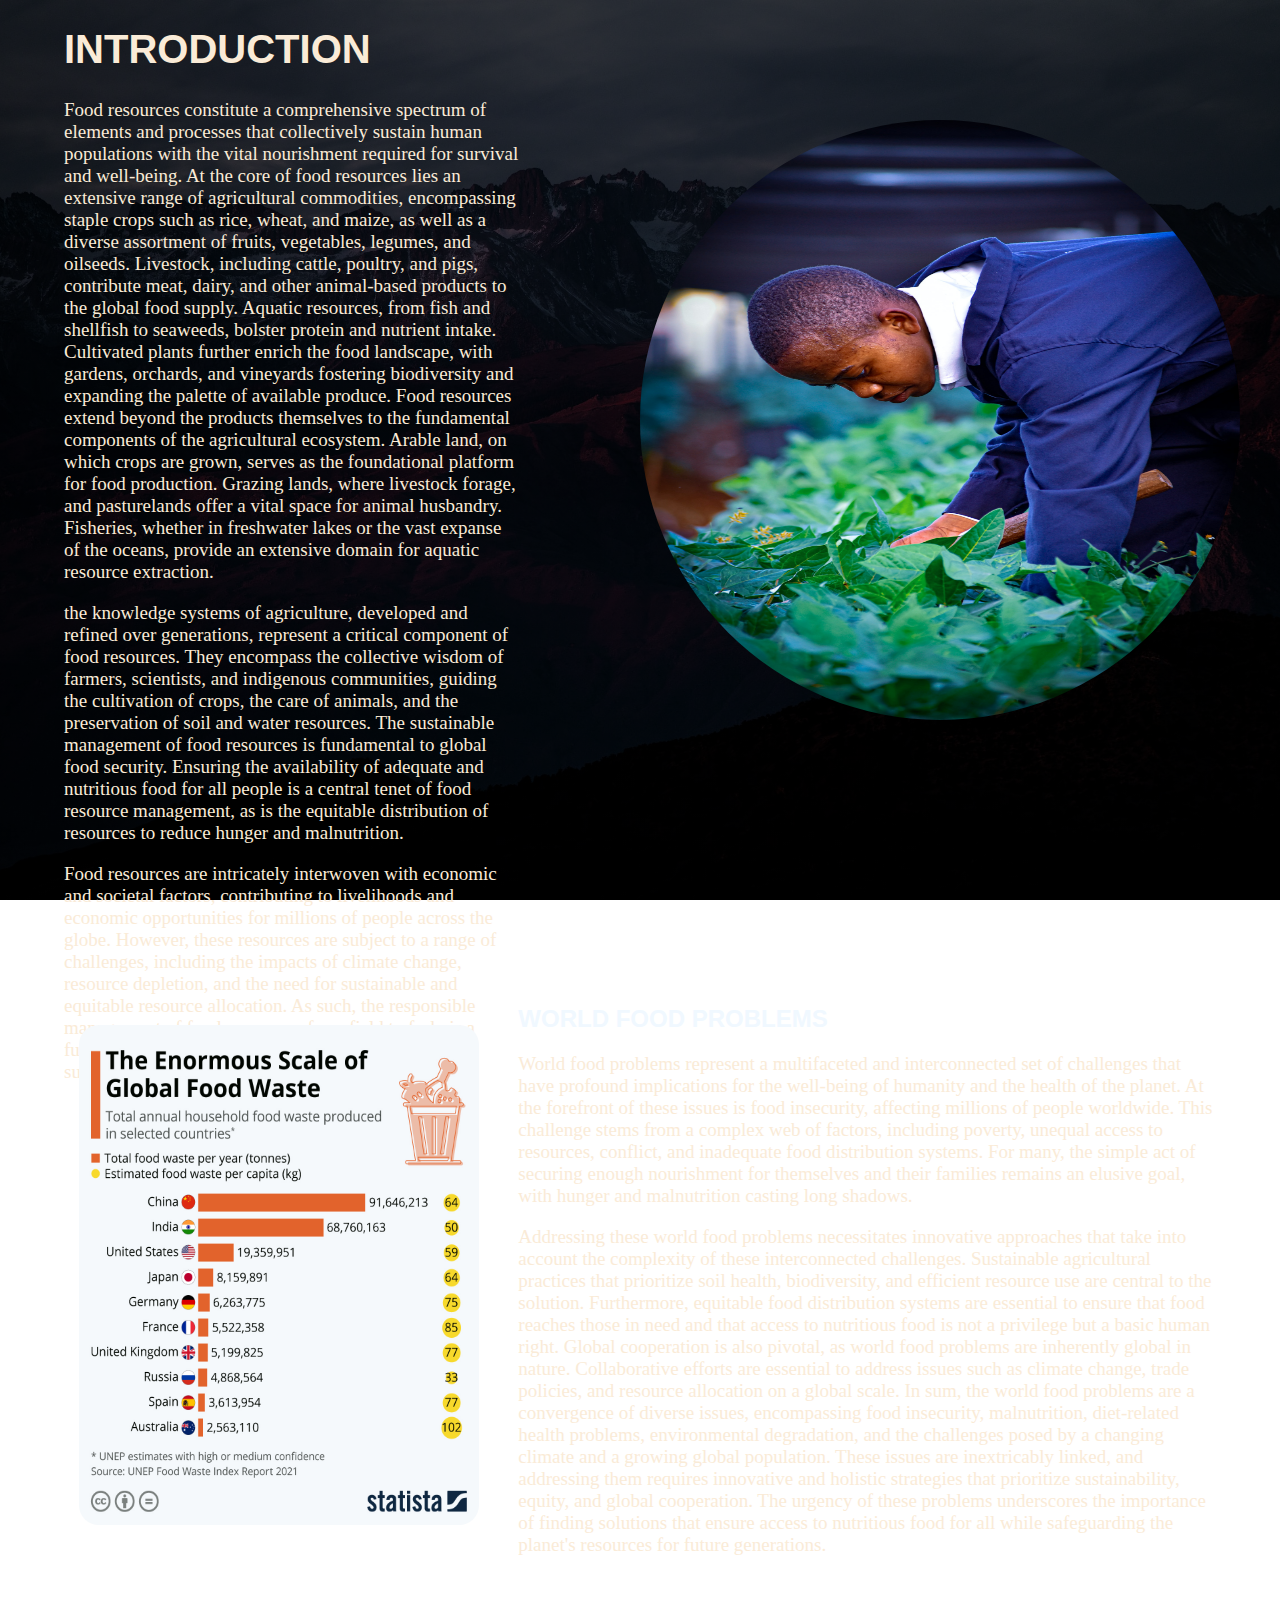
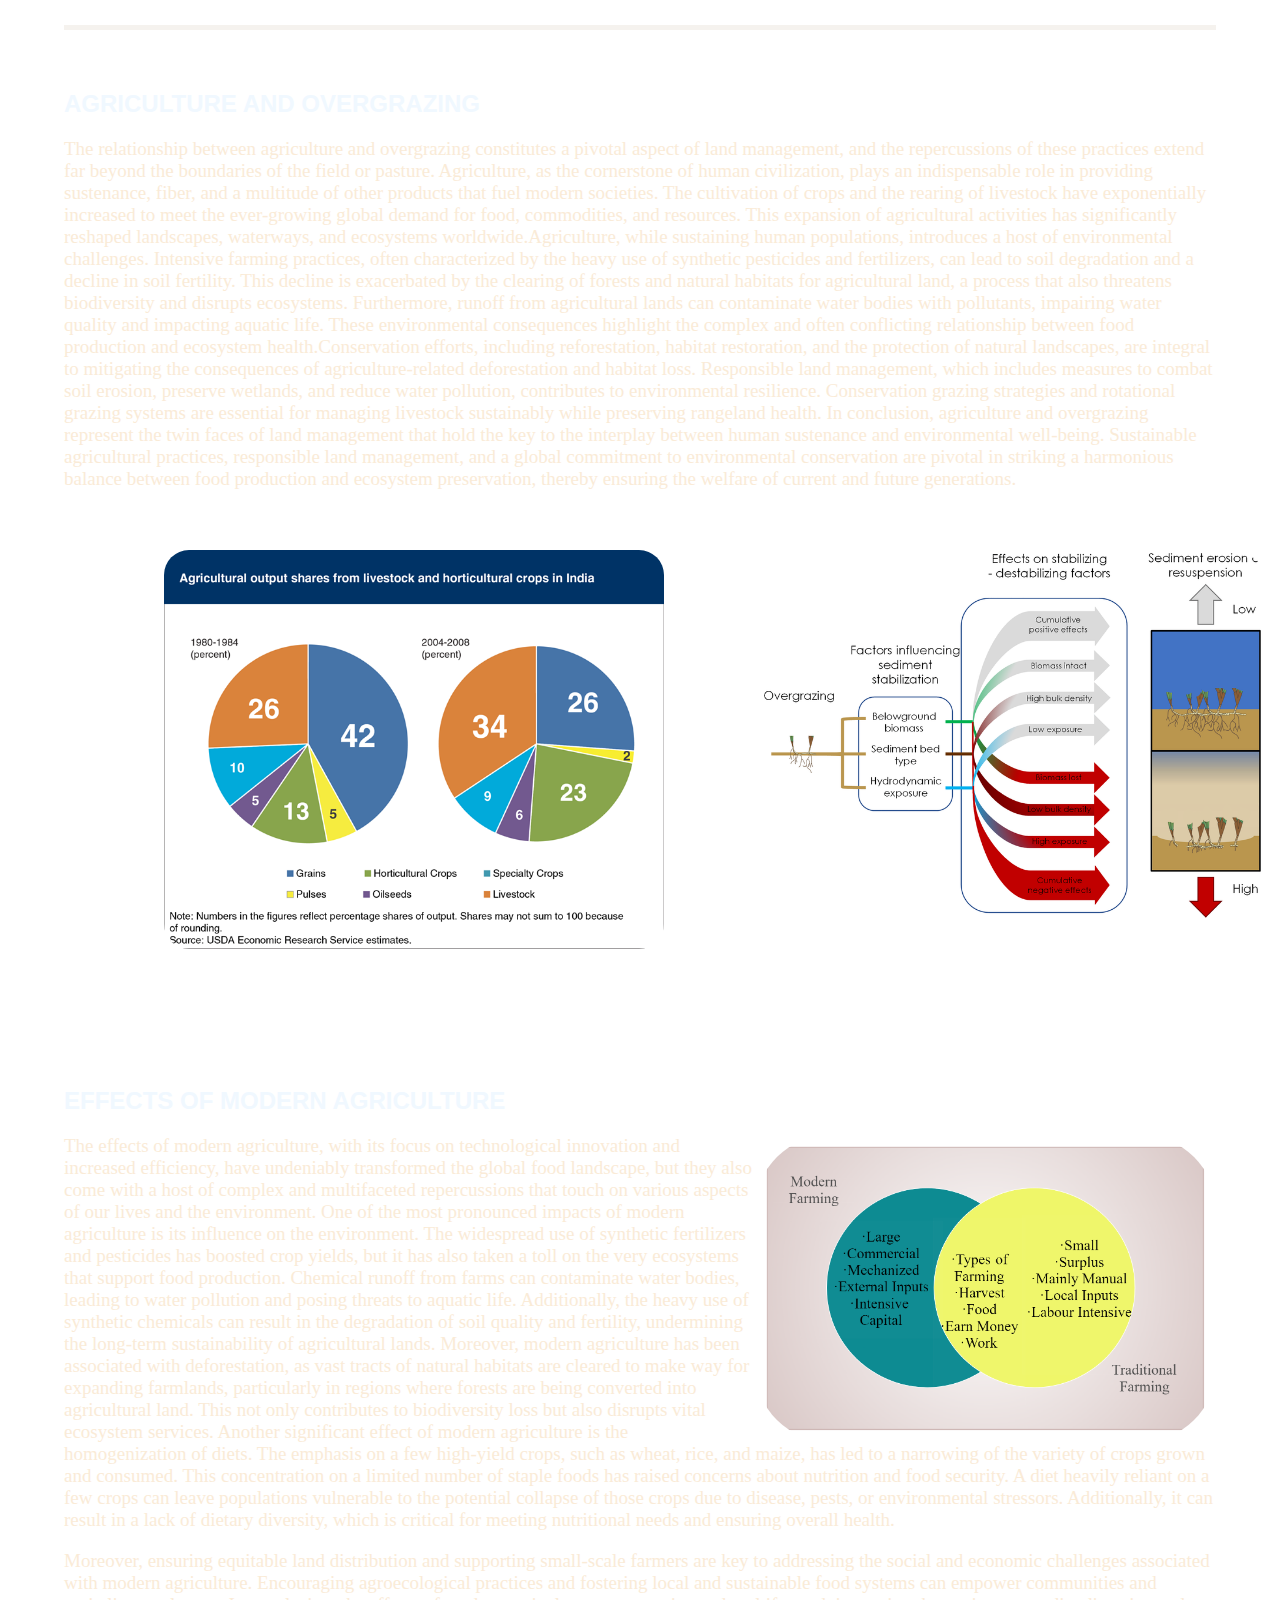
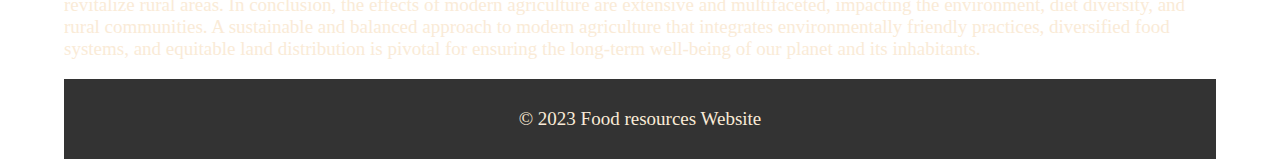
<file: project1/index.html>
<!DOCTYPE html>
<html lang="en">
  <head>
    <meta charset="UTF-8" />
    <meta name="viewport" content="width=device-width, initial-scale=1.0" />
    <title>Document</title>
  </head>
  <link rel="stylesheet" href="style.css" />
  <body>
    <div class="main">
      <div class="intro">
        <h1 id="introduction">INTRODUCTION</h1>
        <p>
          Food resources constitute a comprehensive spectrum of elements and
          processes that collectively sustain human populations with the vital
          nourishment required for survival and well-being. At the core of food
          resources lies an extensive range of agricultural commodities,
          encompassing staple crops such as rice, wheat, and maize, as well as a
          diverse assortment of fruits, vegetables, legumes, and oilseeds.
          Livestock, including cattle, poultry, and pigs, contribute meat,
          dairy, and other animal-based products to the global food supply.
          Aquatic resources, from fish and shellfish to seaweeds, bolster
          protein and nutrient intake. Cultivated plants further enrich the food
          landscape, with gardens, orchards, and vineyards fostering
          biodiversity and expanding the palette of available produce. Food
          resources extend beyond the products themselves to the fundamental
          components of the agricultural ecosystem. Arable land, on which crops
          are grown, serves as the foundational platform for food production.
          Grazing lands, where livestock forage, and pasturelands offer a vital
          space for animal husbandry. Fisheries, whether in freshwater lakes or
          the vast expanse of the oceans, provide an extensive domain for
          aquatic resource extraction.
        </p>
        <p>
          the knowledge systems of agriculture, developed and refined over
          generations, represent a critical component of food resources. They
          encompass the collective wisdom of farmers, scientists, and indigenous
          communities, guiding the cultivation of crops, the care of animals,
          and the preservation of soil and water resources. The sustainable
          management of food resources is fundamental to global food security.
          Ensuring the availability of adequate and nutritious food for all
          people is a central tenet of food resource management, as is the
          equitable distribution of resources to reduce hunger and malnutrition.
        </p>
        <p>
          Food resources are intricately interwoven with economic and societal
          factors, contributing to livelihoods and economic opportunities for
          millions of people across the globe. However, these resources are
          subject to a range of challenges, including the impacts of climate
          change, resource depletion, and the need for sustainable and equitable
          resource allocation. As such, the responsible management of food
          resources, from field to fork, is a fundamental consideration in the
          quest for a more sustainable, secure, and equitable global food
          system.
        </p>
      </div>
      <div class="img1">
        <img
          src="stoochi-lam-Fbg53LVOuWs-unsplash.jpg"
          alt=""
          style="height: 600px; width: 600px; border-radius: 300px"
        />
      </div>
    </div>
    <div class="main2">
      <div class="img2">
        <img
          src="24350.jpeg"
          alt=""
          style="width: 400px; border-radius: 20px; height: 500px"
        />
      </div>
      <div class="prob">
        <h2 id="head-worldfoodproblem">WORLD FOOD PROBLEMS</h2>
        <p>
          World food problems represent a multifaceted and interconnected set of
          challenges that have profound implications for the well-being of
          humanity and the health of the planet. At the forefront of these
          issues is food insecurity, affecting millions of people worldwide.
          This challenge stems from a complex web of factors, including poverty,
          unequal access to resources, conflict, and inadequate food
          distribution systems. For many, the simple act of securing enough
          nourishment for themselves and their families remains an elusive goal,
          with hunger and malnutrition casting long shadows.
        </p>
        <p>
          Addressing these world food problems necessitates innovative
          approaches that take into account the complexity of these
          interconnected challenges. Sustainable agricultural practices that
          prioritize soil health, biodiversity, and efficient resource use are
          central to the solution. Furthermore, equitable food distribution
          systems are essential to ensure that food reaches those in need and
          that access to nutritious food is not a privilege but a basic human
          right. Global cooperation is also pivotal, as world food problems are
          inherently global in nature. Collaborative efforts are essential to
          address issues such as climate change, trade policies, and resource
          allocation on a global scale. In sum, the world food problems are a
          convergence of diverse issues, encompassing food insecurity,
          malnutrition, diet-related health problems, environmental degradation,
          and the challenges posed by a changing climate and a growing global
          population. These issues are inextricably linked, and addressing them
          requires innovative and holistic strategies that prioritize
          sustainability, equity, and global cooperation. The urgency of these
          problems underscores the importance of finding solutions that ensure
          access to nutritious food for all while safeguarding the planet's
          resources for future generations.
        </p>
      </div>
    </div>
    <div class="main3">
      <div class="agro">
        <h2 id="overgrazing">AGRICULTURE AND OVERGRAZING</h2>
        <p>
          The relationship between agriculture and overgrazing constitutes a
          pivotal aspect of land management, and the repercussions of these
          practices extend far beyond the boundaries of the field or pasture.
          Agriculture, as the cornerstone of human civilization, plays an
          indispensable role in providing sustenance, fiber, and a multitude of
          other products that fuel modern societies. The cultivation of crops
          and the rearing of livestock have exponentially increased to meet the
          ever-growing global demand for food, commodities, and resources. This
          expansion of agricultural activities has significantly reshaped
          landscapes, waterways, and ecosystems worldwide.Agriculture, while
          sustaining human populations, introduces a host of environmental
          challenges. Intensive farming practices, often characterized by the
          heavy use of synthetic pesticides and fertilizers, can lead to soil
          degradation and a decline in soil fertility. This decline is
          exacerbated by the clearing of forests and natural habitats for
          agricultural land, a process that also threatens biodiversity and
          disrupts ecosystems. Furthermore, runoff from agricultural lands can
          contaminate water bodies with pollutants, impairing water quality and
          impacting aquatic life. These environmental consequences highlight the
          complex and often conflicting relationship between food production and
          ecosystem health.Conservation efforts, including reforestation,
          habitat restoration, and the protection of natural landscapes, are
          integral to mitigating the consequences of agriculture-related
          deforestation and habitat loss. Responsible land management, which
          includes measures to combat soil erosion, preserve wetlands, and
          reduce water pollution, contributes to environmental resilience.
          Conservation grazing strategies and rotational grazing systems are
          essential for managing livestock sustainably while preserving
          rangeland health. In conclusion, agriculture and overgrazing represent
          the twin faces of land management that hold the key to the interplay
          between human sustenance and environmental well-being. Sustainable
          agricultural practices, responsible land management, and a global
          commitment to environmental conservation are pivotal in striking a
          harmonious balance between food production and ecosystem preservation,
          thereby ensuring the welfare of current and future generations.
        </p>
      </div>
      <div class="img3">
        <img
          src="wed-india-ag-productivity-mted_768px.png"
          alt=""
          style="width: 500px; border-radius: 25px"
        />
      </div>
      <div class="img4">
        <img
          src="Conceptual-diagram-showing-the-impact-of-overgrazing-on-sediment-erosion-and-resuspension.png"
          alt=""
          style="width: 500px; border-radius: 25px"
        />
      </div>
    </div>
    <div class="main4">
      <div class="modern">
        <h2 id="head-modern">EFFECTS OF MODERN AGRICULTURE</h2>
        <p>
          <img
            src="mvst.png"
            alt=""
            style="width: 40%; border-radius: 75px; float: right"
          />
          The effects of modern agriculture, with its focus on technological
          innovation and increased efficiency, have undeniably transformed the
          global food landscape, but they also come with a host of complex and
          multifaceted repercussions that touch on various aspects of our lives
          and the environment. One of the most pronounced impacts of modern
          agriculture is its influence on the environment. The widespread use of
          synthetic fertilizers and pesticides has boosted crop yields, but it
          has also taken a toll on the very ecosystems that support food
          production. Chemical runoff from farms can contaminate water bodies,
          leading to water pollution and posing threats to aquatic life.
          Additionally, the heavy use of synthetic chemicals can result in the
          degradation of soil quality and fertility, undermining the long-term
          sustainability of agricultural lands. Moreover, modern agriculture has
          been associated with deforestation, as vast tracts of natural habitats
          are cleared to make way for expanding farmlands, particularly in
          regions where forests are being converted into agricultural land. This
          not only contributes to biodiversity loss but also disrupts vital
          ecosystem services. Another significant effect of modern agriculture
          is the homogenization of diets. The emphasis on a few high-yield
          crops, such as wheat, rice, and maize, has led to a narrowing of the
          variety of crops grown and consumed. This concentration on a limited
          number of staple foods has raised concerns about nutrition and food
          security. A diet heavily reliant on a few crops can leave populations
          vulnerable to the potential collapse of those crops due to disease,
          pests, or environmental stressors. Additionally, it can result in a
          lack of dietary diversity, which is critical for meeting nutritional
          needs and ensuring overall health.
        </p>
        <p>
          Moreover, ensuring equitable land distribution and supporting
          small-scale farmers are key to addressing the social and economic
          challenges associated with modern agriculture. Encouraging
          agroecological practices and fostering local and sustainable food
          systems can empower communities and revitalize rural areas. In
          conclusion, the effects of modern agriculture are extensive and
          multifaceted, impacting the environment, diet diversity, and rural
          communities. A sustainable and balanced approach to modern agriculture
          that integrates environmentally friendly practices, diversified food
          systems, and equitable land distribution is pivotal for ensuring the
          long-term well-being of our planet and its inhabitants.
        </p>
      </div>
    </div>
    <footer>
      <p>&copy; 2023 Food resources Website</p>
    </footer>
  </body>
</html>
</file>
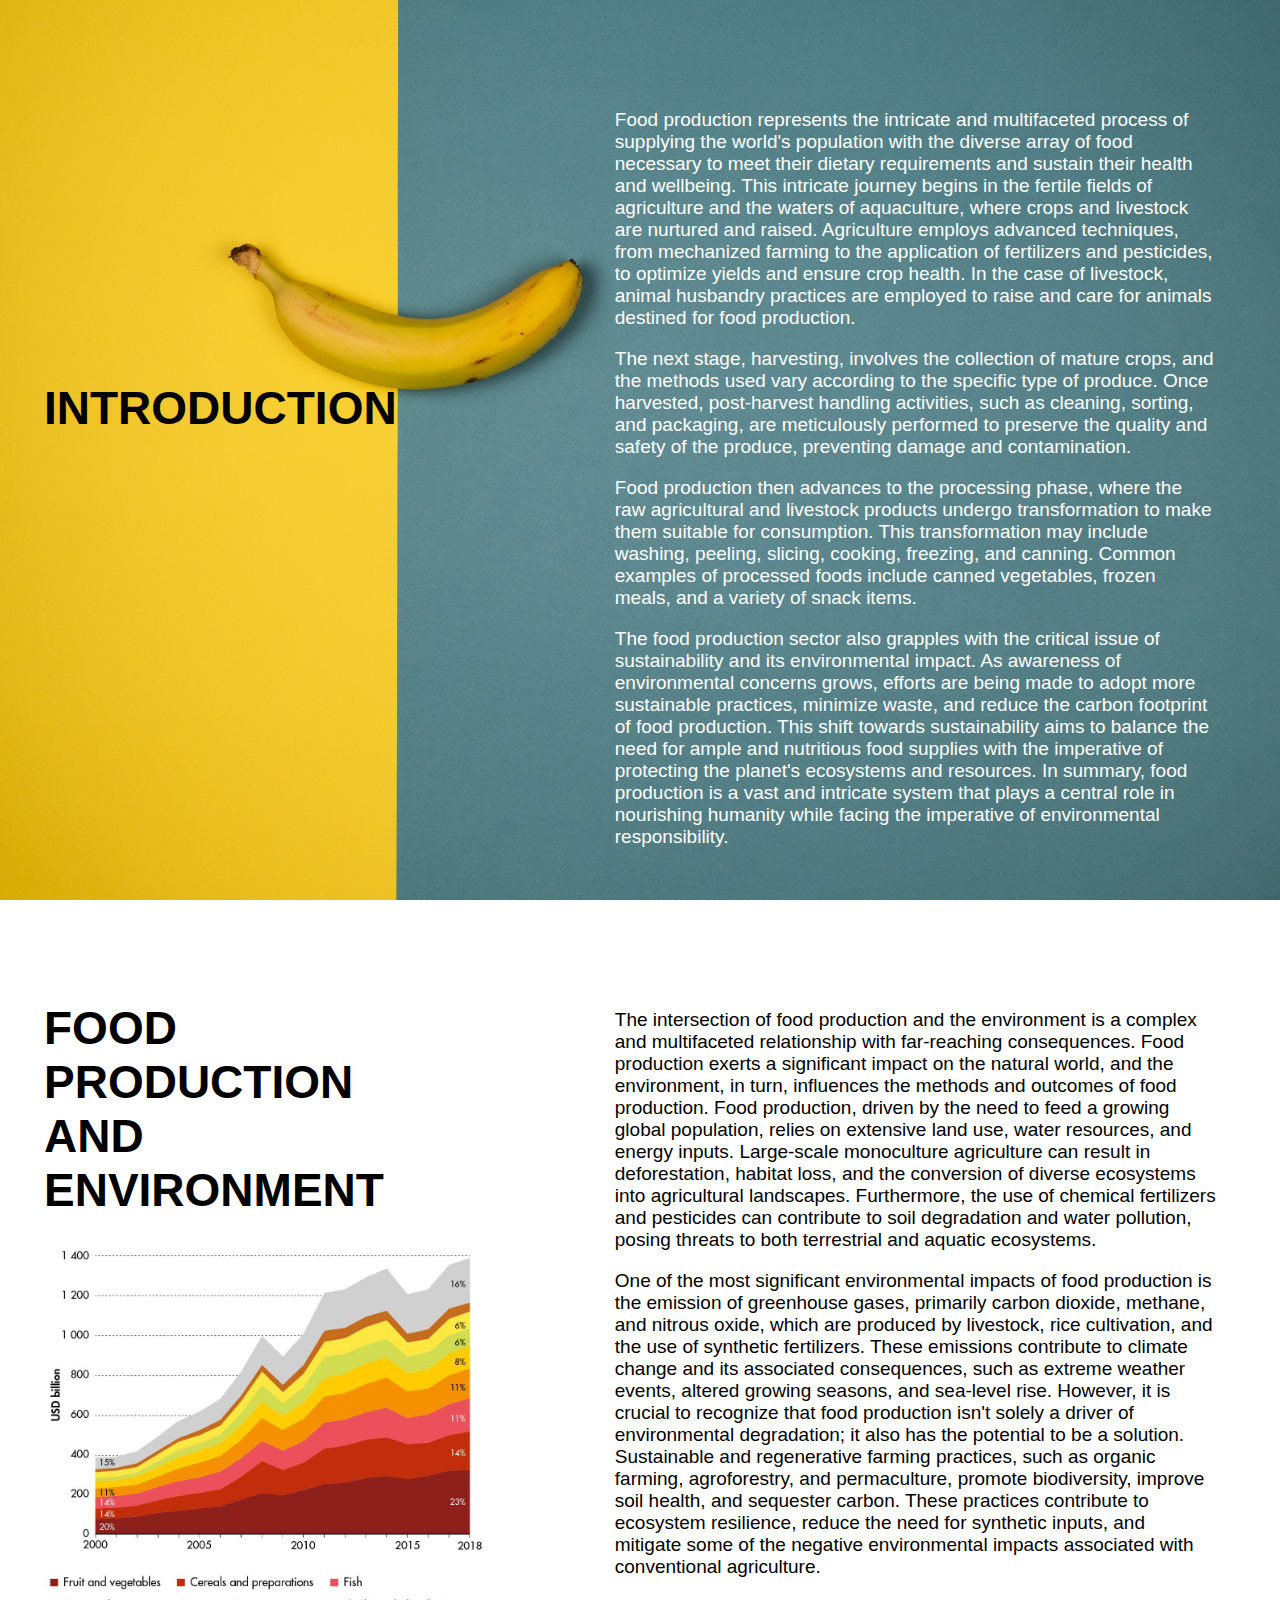
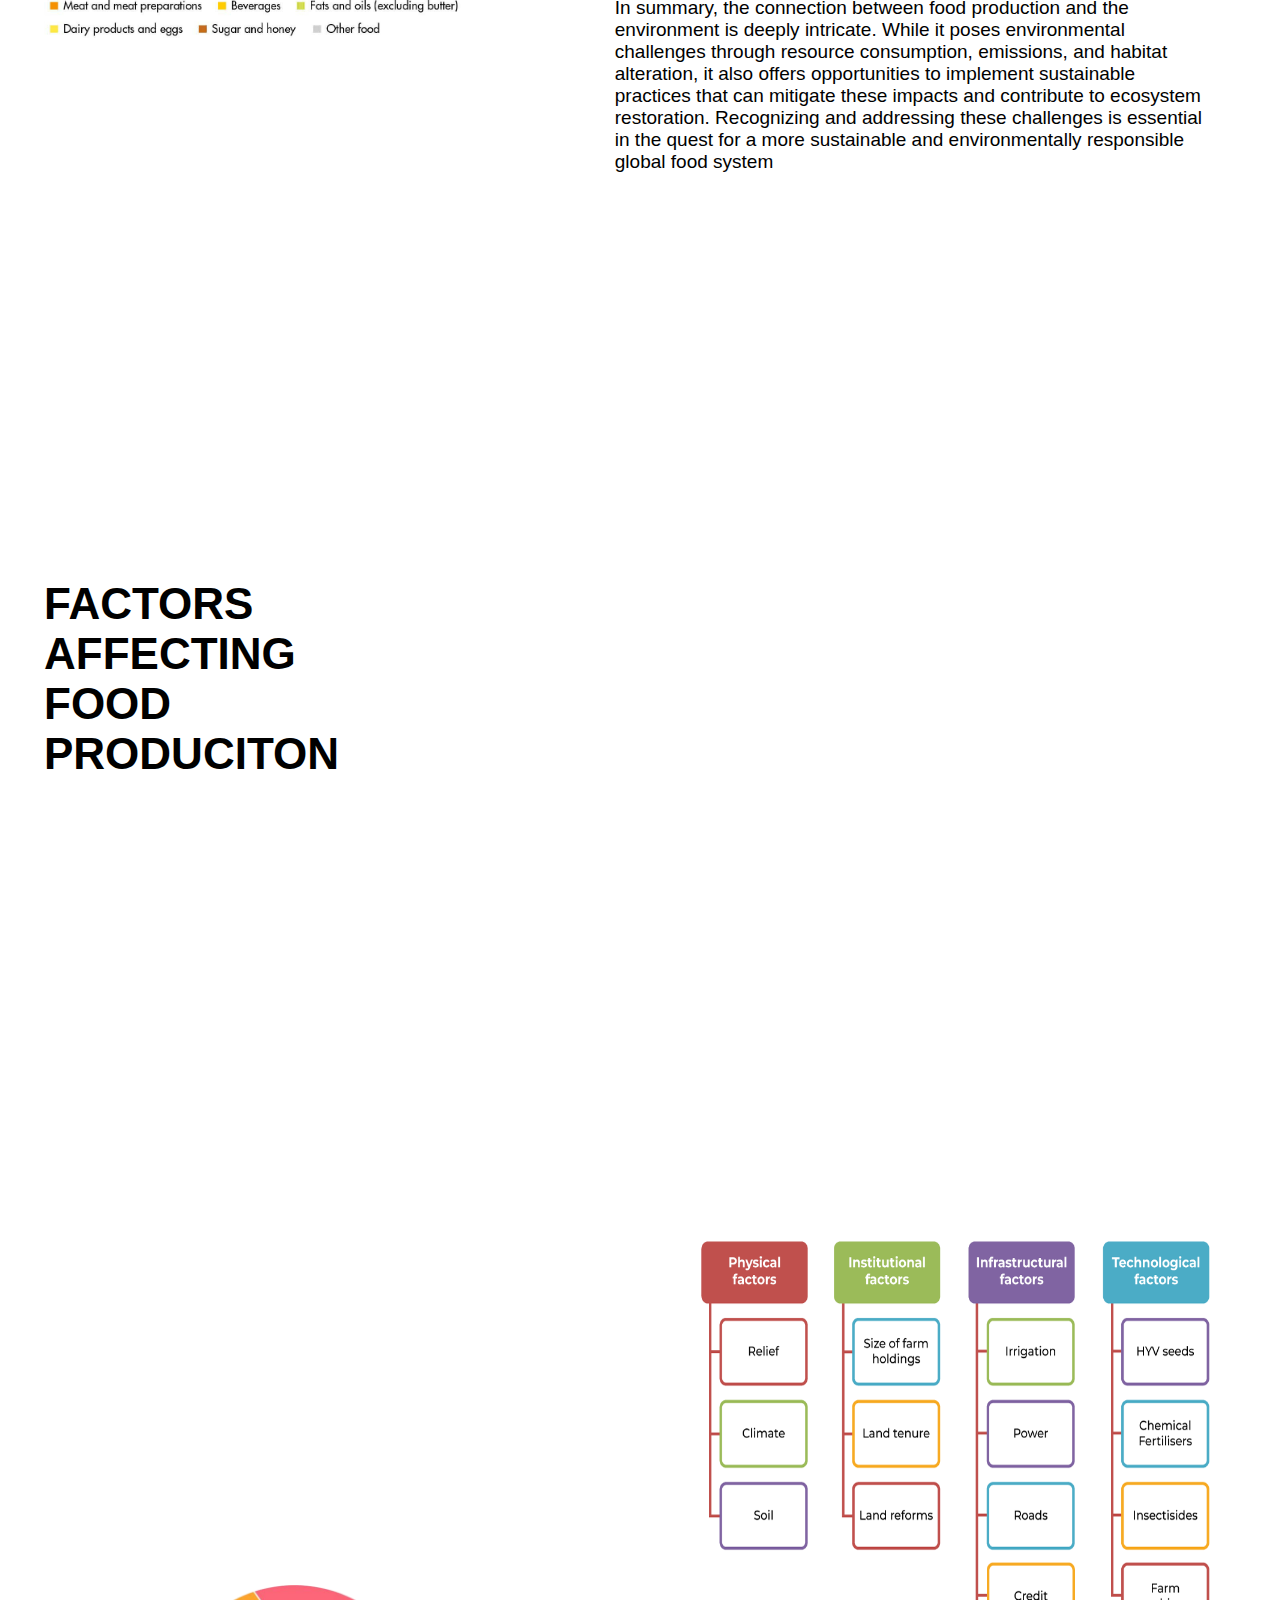
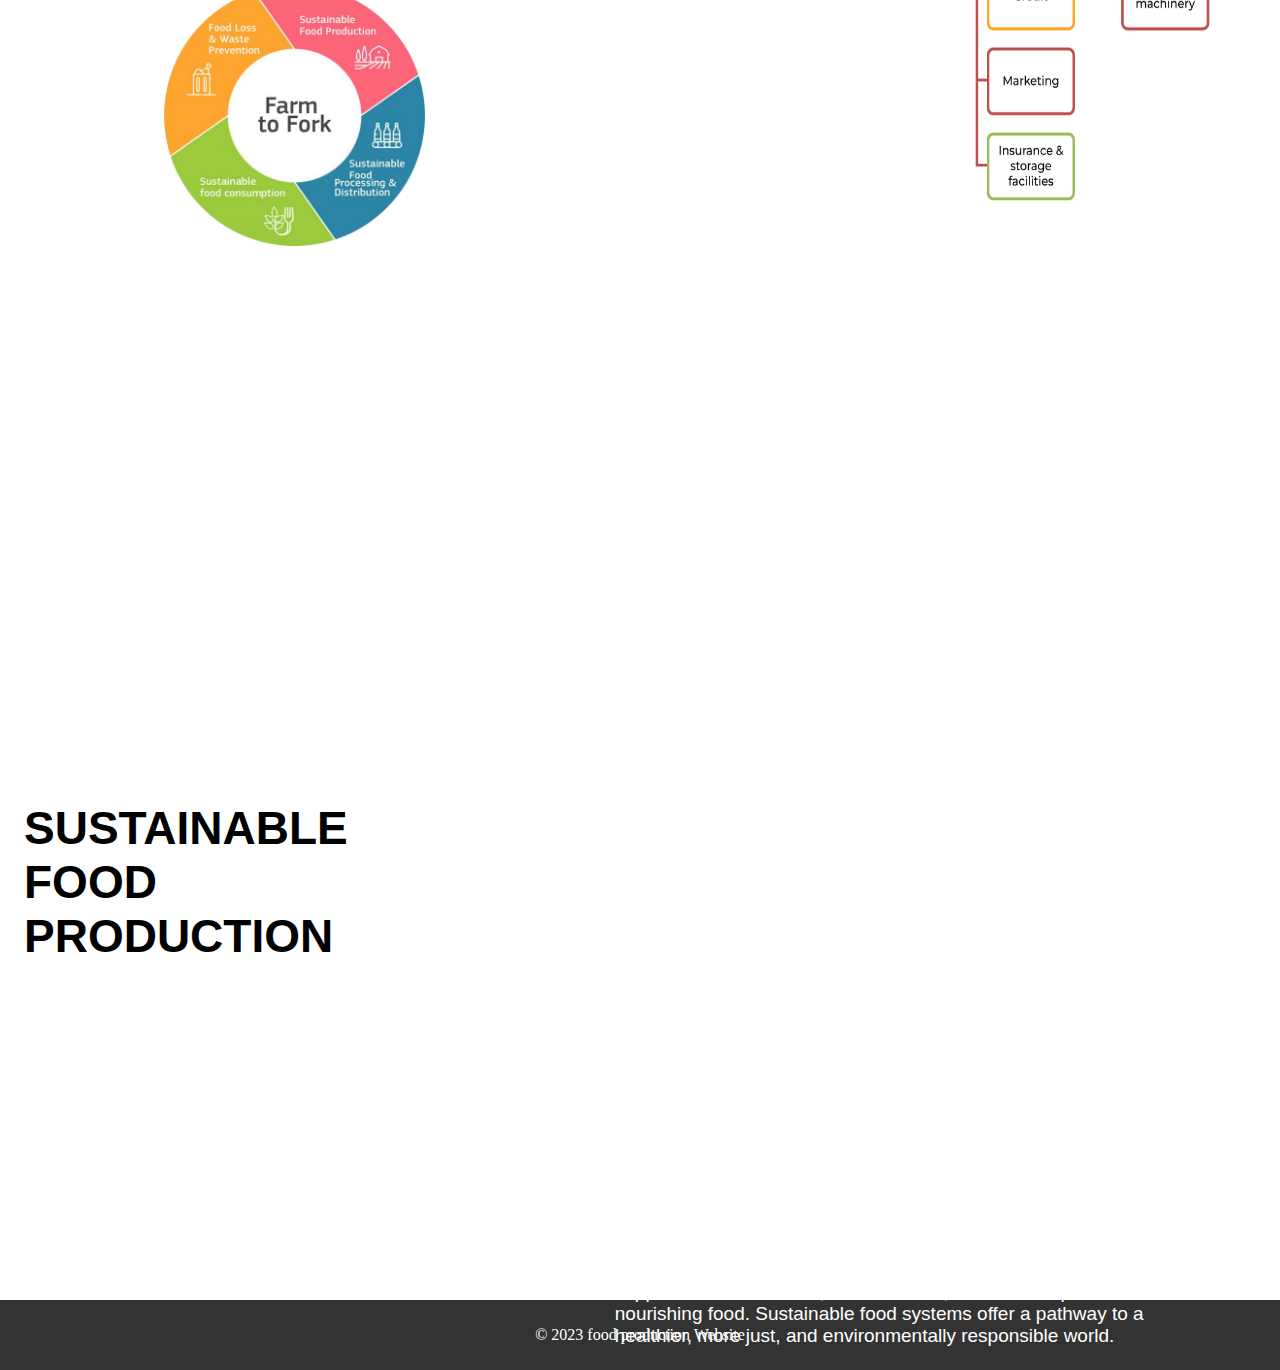
<file: project3/index.html>
<!DOCTYPE html>
<html lang="en">
  <head>
    <meta charset="UTF-8" />
    <meta name="viewport" content="width=device-width, initial-scale=1.0" />
    <title>Document</title>
  </head>
  <link rel="stylesheet" href="style.css" />
  <body>
    <div class="main">
      <div class="int" id="head-introduction"></div>

      <div class="intro">
        <h1>INTRODUCTION</h1>
      </div>
      <div class="p">
        <p>
          Food production represents the intricate and multifaceted process of
          supplying the world's population with the diverse array of food
          necessary to meet their dietary requirements and sustain their health
          and wellbeing. This intricate journey begins in the fertile fields of
          agriculture and the waters of aquaculture, where crops and livestock
          are nurtured and raised. Agriculture employs advanced techniques, from
          mechanized farming to the application of fertilizers and pesticides,
          to optimize yields and ensure crop health. In the case of livestock,
          animal husbandry practices are employed to raise and care for animals
          destined for food production.
        </p>
        <p>
          The next stage, harvesting, involves the collection of mature crops,
          and the methods used vary according to the specific type of produce.
          Once harvested, post-harvest handling activities, such as cleaning,
          sorting, and packaging, are meticulously performed to preserve the
          quality and safety of the produce, preventing damage and
          contamination.
        </p>
        <p>
          Food production then advances to the processing phase, where the raw
          agricultural and livestock products undergo transformation to make
          them suitable for consumption. This transformation may include
          washing, peeling, slicing, cooking, freezing, and canning. Common
          examples of processed foods include canned vegetables, frozen meals,
          and a variety of snack items.
        </p>
        <p>
          The food production sector also grapples with the critical issue of
          sustainability and its environmental impact. As awareness of
          environmental concerns grows, efforts are being made to adopt more
          sustainable practices, minimize waste, and reduce the carbon footprint
          of food production. This shift towards sustainability aims to balance
          the need for ample and nutritious food supplies with the imperative of
          protecting the planet's ecosystems and resources. In summary, food
          production is a vast and intricate system that plays a central role in
          nourishing humanity while facing the imperative of environmental
          responsibility.
        </p>
      </div>
    </div>
    <div class="main2">
      <div class="pr" id="head-production"></div>
      <div class="production">
        <h1 id="head-production">FOOD PRODUCTION AND ENVIRONMENT</h1>
        <div class="img3">
          <img
            src="figure_36.jpg"
            alt=""
            style="width: 110%; border-radius: 10px"
          />
        </div>
      </div>
      <div class="p1">
        <p>
          The intersection of food production and the environment is a complex
          and multifaceted relationship with far-reaching consequences. Food
          production exerts a significant impact on the natural world, and the
          environment, in turn, influences the methods and outcomes of food
          production. Food production, driven by the need to feed a growing
          global population, relies on extensive land use, water resources, and
          energy inputs. Large-scale monoculture agriculture can result in
          deforestation, habitat loss, and the conversion of diverse ecosystems
          into agricultural landscapes. Furthermore, the use of chemical
          fertilizers and pesticides can contribute to soil degradation and
          water pollution, posing threats to both terrestrial and aquatic
          ecosystems.
        </p>
        <p>
          One of the most significant environmental impacts of food production
          is the emission of greenhouse gases, primarily carbon dioxide,
          methane, and nitrous oxide, which are produced by livestock, rice
          cultivation, and the use of synthetic fertilizers. These emissions
          contribute to climate change and its associated consequences, such as
          extreme weather events, altered growing seasons, and sea-level rise.
          However, it is crucial to recognize that food production isn't solely
          a driver of environmental degradation; it also has the potential to be
          a solution. Sustainable and regenerative farming practices, such as
          organic farming, agroforestry, and permaculture, promote biodiversity,
          improve soil health, and sequester carbon. These practices contribute
          to ecosystem resilience, reduce the need for synthetic inputs, and
          mitigate some of the negative environmental impacts associated with
          conventional agriculture.
        </p>
        <p>
          In summary, the connection between food production and the environment
          is deeply intricate. While it poses environmental challenges through
          resource consumption, emissions, and habitat alteration, it also
          offers opportunities to implement sustainable practices that can
          mitigate these impacts and contribute to ecosystem restoration.
          Recognizing and addressing these challenges is essential in the quest
          for a more sustainable and environmentally responsible global food
          system
        </p>
      </div>
    </div>
    <div class="main3">
      <div class="fr" id="head-factors"></div>
      <div class="factors">
        <h1 id="head-factors">FACTORS AFFECTING FOOD PRODUCITON</h1>
      </div>
      <div class="p2">
        <p>
          he production of food is a multifaceted process subject to a myriad of
          factors that operate in concert to shape the outcomes of this
          essential industry. Natural factors exert a fundamental influence:
          climate conditions, precipitation patterns, and temperature regimes
          dictate which crops can be cultivated and the success of livestock
          rearing. Soil quality and nutrient availability directly affect crop
          growth and nutritional content. Access to adequate water resources is
          another critical natural factor that influences food production, with
          arid regions and water scarcity posing unique challenges.
        </p>
        <p>
          Economic factors also play a pivotal role. Market demands, consumer
          preferences, and food prices guide the decisions of producers,
          impacting the choice of crops or livestock to raise. Additionally,
          economic considerations determine the allocation of resources, from
          land and labor to capital investments in technology and
          infrastructure. Access to financial resources and credit also
          influences a farmer's ability to invest in modern agricultural
          techniques.
        </p>
        <p>
          Technological advancements are a driving force in modern food
          production. Mechanization, the use of genetically modified organisms
          (GMOs), precision agriculture, and innovative irrigation systems have
          the potential to enhance production efficiency. However, they can also
          raise concerns related to environmental impacts, such as excessive
          resource consumption and the potential loss of biodiversity.
        </p>
        <p>
          Social and political factors are central to food production. Land
          tenure systems, agricultural policies, and resource access shape the
          decisions of producers, and land reforms or property rights
          significantly affect who gets to farm and what they choose to grow.
          Additionally, social factors like labor availability and demographics,
          including urbanization and population growth, influence the
          agricultural labor force.
        </p>
      </div>
    </div>
    <div class="main4">
      <div class="sus"></div>
      <div class="p3">
        <p>
          Global issues further complicate the food production landscape.
          Environmental challenges such as soil erosion, deforestation, and
          water pollution can undermine long-term food security. Moreover,
          global trade and geopolitical events can affect the flow of
          agricultural products, influencing prices and accessibility for
          consumers.
        </p>
        <p>
          In summary, food production is a multifaceted system where a multitude
          of natural, economic, technological, social, and global factors
          interact and collectively determine the quantity, quality, and
          sustainability of food production. Understanding and addressing these
          factors is essential for the development of a resilient and
          sustainable global food system that can meet the nutritional needs of
          a growing world population while minimizing negative environmental and
          social impacts.
        </p>
        <div class="img1">
          <img
            src="image.png"
            alt=""
            style="width: 50%; padding-left: 100px; padding-top: 30px"
          />
        </div>
      </div>
      <div class="img2">
        <img
          src="RoleofinstitutionalfactorsinIndianagriculture3.png"
          alt=""
          style="width: 600px; height: 600px; border-radius: 10px"
        />
      </div>
    </div>
    <div class="main5">
      <div class="sus" id="head-sustainable"></div>
      <div class="sustainable">
        <h1 id="head-sustainable">SUSTAINABLE FOOD PRODUCTION</h1>
      </div>
      <div class="p4">
        <p>
          Sustainable food represents a comprehensive approach to the
          production, distribution, and consumption of food that goes beyond the
          mere act of nourishment. It is a philosophy and a set of practices
          that seeks to harmonize the diverse elements of our global food system
          to achieve multiple positive outcomes for the environment, society,
          and individual well-being. At the heart of sustainable food lies a
          deep commitment to environmental stewardship. This approach recognizes
          that the Earth's resources are finite, and the ecosystems that support
          food production must be conserved and protected. As such, sustainable
          food production is characterized by practices that minimize negative
          environmental impacts. This includes the reduction of greenhouse gas
          emissions, the preservation of biodiversity, and the protection of
          natural resources such as clean water and fertile soils. Organic
          farming, agroecological practices, and reduced pesticide use are all
          facets of sustainable food production that work in harmony with the
          environment, rather than depleting it.
        </p>
        <p>
          Food waste is another key issue addressed by sustainable food systems.
          The wasteful disposal of food contributes to resource depletion and
          environmental degradation. Sustainable food encourages reduced waste
          through strategies such as composting, recycling, and responsible
          consumer choices.
        </p>
        <p>
          Ultimately, the goal of sustainable food is to ensure equitable access
          to nutritious and safe food for all. This means addressing issues of
          food insecurity and food deserts, where individuals and communities
          lack access to affordable, healthy food. Sustainable food systems aim
          to create a more just and equitable food system where everyone has the
          opportunity to access the nourishment they need. In summary,
          sustainable food is a multifaceted approach that transcends the
          traditional boundaries of food production, focusing on the well-being
          of the planet, the livelihoods of those who produce our food, and the
          health and nutrition of those who consume it. It seeks to balance
          ecological responsibility with ethical treatment of labor and animals,
          support local economies, reduce waste, and foster equitable access to
          nourishing food. Sustainable food systems offer a pathway to a
          healthier, more just, and environmentally responsible world.
        </p>
      </div>
    </div>
    <footer>
      <p>&copy; 2023 food production Website</p>
    </footer>
  </body>
</html>
</file>
<file: project1/style.css>
html {
  scroll-behavior: smooth;
}
body {
  padding: 0%;
  margin: 0%;
  background-image: linear-gradient(rgba(0, 0, 0, 0.7), rgba(0, 0, 0, 0.7)),
    url(photobg.jpg);
  background-position: center;
  background-size: cover;
  padding-left: 5%;
  padding-right: 5%;
  background-attachment: fixed;
  height: 100vh;
}
.main {
  display: flex;
  flex-direction: row;
}
.intro {
  width: 50%;
}
.intro > h1 {
  color: antiquewhite;
  font-size: 40px;
}
p {
  color: antiquewhite;
  font-size: 19px;
  font-family:'Times New Roman', Times, serif;
}
.img1 {
  height: 1000px;
  width: 50%;
  padding-top: 120px;
  padding-left: 120px;
  padding-bottom: 10px;
}
h2 {
  color: aliceblue;
  font-family:'Franklin Gothic Medium', 'Arial Narrow', Arial, sans-serif;
}
.prob {
  width: 65%;
  padding-top: 50px;
}

.main2 {
  display: flex;
  margin-top: -200px;
  flex-direction: row;
  border-top: 5px solid white;
  justify-content: center;
}
.img2 {
  width: 40%;
  padding-top: 90px;
  display: flex;
  justify-content: center;
  padding-right: 25px;
}
.main3 {
  /* display: flex; */
  border-top: 5px solid rgb(245, 242, 238);
  margin-top: 50px;
}
.agro {
  padding-top: 40px;
}
.img4 {
  padding-left: 700px;
  margin-top: -400px;
}
.img3 {
  padding-left: 100px;
  margin-top: 60px;
}
.main4 {
  border-top: 5px solid white;
  margin-top: 100px;
}
.modern {
  padding-top: 40px;
}
footer {
  background-color: #333;
  color: #fff;
  text-align: center;
  padding: 10px;
  clear: both;
}
h1{
  font-family: 'Franklin Gothic Medium', 'Arial Narrow', Arial, sans-serif;
}
</file>
<file: project3/style.css>
html {
    scroll-behavior: smooth;
}
body {
    margin: 0%;
    padding: 0%;
}
.main{
    display: flex;
    flex-direction: row;
    background-image:url(pexels-shvets-production-7194960.jpg);
    background-position: center;
    background-size: cover;
    padding-left: 5%;
    padding-right: 5%;
    background-attachment: fixed;
    height: 100vh;
}
.intro{
    width: 40%;
    margin-top: 350px;
    font-size: 23px;
    margin-left: -20px;
    color:black;
}
.p{
    width: 60%;
    color:white;
    padding-top: 90px;
    font-size: 19px;
    margin-left: 170px;
    font-family:'Gill Sans', 'Gill Sans MT', Calibri, 'Trebuchet MS', sans-serif;
}
.main2{
    display: flex;
    flex-direction: row;
    background-image:url(green-background_53876-14521.png);
    background-position: center;
    background-size: cover;
    padding-left: 5%;
    padding-right: 5%;
    background-attachment: fixed;
    height: 100vh;
}
.production{
    width: 40%;
    margin-top: 50px;
    padding-top: 20px;
    margin-left: -20px;
    font-size: 19px;
    color:black;
}
.p1{
    width: 60%;
    color:black;
    padding-top: 90px;
    font-size: 19px;
    margin-left: 170px;
    margin-bottom: 50px;
    font-family: 'Gill Sans', 'Gill Sans MT', Calibri, 'Trebuchet MS', sans-serif;
}
.main3{
    display: flex;
    flex-direction: row;
    background-image:url(pexels-shvets-production-7194960.jpg);
    background-position: center;
    background-size: cover;
    padding-left: 5%;
    padding-right: 5%;
    background-attachment: fixed;
    height: 100vh;
}
.factors{
    width: 40%;
    margin-top: 350px;
    font-size: 23px;
    margin-left: -20px;
    color:black;
}
.p2{
    width: 60%;
    color: white;
    padding-top: 90px;
    font-size: 19px;
    margin-left: 170px;
    margin-bottom: 50px;
    font-family: 'Gill Sans', 'Gill Sans MT', Calibri, 'Trebuchet MS', sans-serif;
    
}
.main4{
    display: flex;
    flex-direction: row;
    background-image:url(desktop-wallpaper-charcoal-color-solid-color-background-solid-dark-grey.jpg);
    background-position: center;
    background-size: cover;
    padding-left: 5%;
    padding-right: 5%;
    background-attachment: fixed;
    height: 100vh;
    
}
.img2{
    margin-top: 120px;
    width: 40%;
    margin-right:100px ;
    transition: all 0.3s ease;
    
}
.p3{
    width: 60%;
    color: white;
    padding-top: 90px;
    font-size: 19px;
    padding-right: 70px;
    margin-bottom: 50px;
    font-family: 'Gill Sans', 'Gill Sans MT', Calibri, 'Trebuchet MS', sans-serif;
    
}
.main5{
    display: flex;
    flex-direction: row;
    background-image:url(pexels-shvets-production-7194960.jpg);
    background-position: center;
    background-size: cover;
    padding-left: 5%;
    padding-right: 5%;
    background-attachment: fixed;
    height: 100vh;
    
}
.sustainable{
    width: 40%;
    margin-top: 370px;
    font-size: 20px;
    margin-left: -40px;
    color:black;
}
.p4{
    width: 60%;
    color: white;
    padding-top: 120px;
    font-size: 19px;
    margin-left: 190px;
    margin-bottom: 50px;
    font-family: 'Gill Sans', 'Gill Sans MT', Calibri, 'Trebuchet MS', sans-serif;
}
footer {
    background-color: #333;
    color: #fff;
    text-align: center;
    padding: 10px;
    clear: both;
}
h1{
    font-size: 46px;
    font-family:'Gill Sans', 'Gill Sans MT', Calibri, 'Trebuchet MS', sans-serif;
}
.factors > h1 {
    font-size: 44px;
    margin-right: 60px;
}
.img2:hover{
    transform:scale(1.1);
}
    
.img1:hover{
    transform: scale(1.1);
}
.img1{
    transition: all 0.3s ease;
}
.img3:hover{
    transform: scale(1.1);
}
.img3{
    transition: all 0.3s ease;
}
</file>
